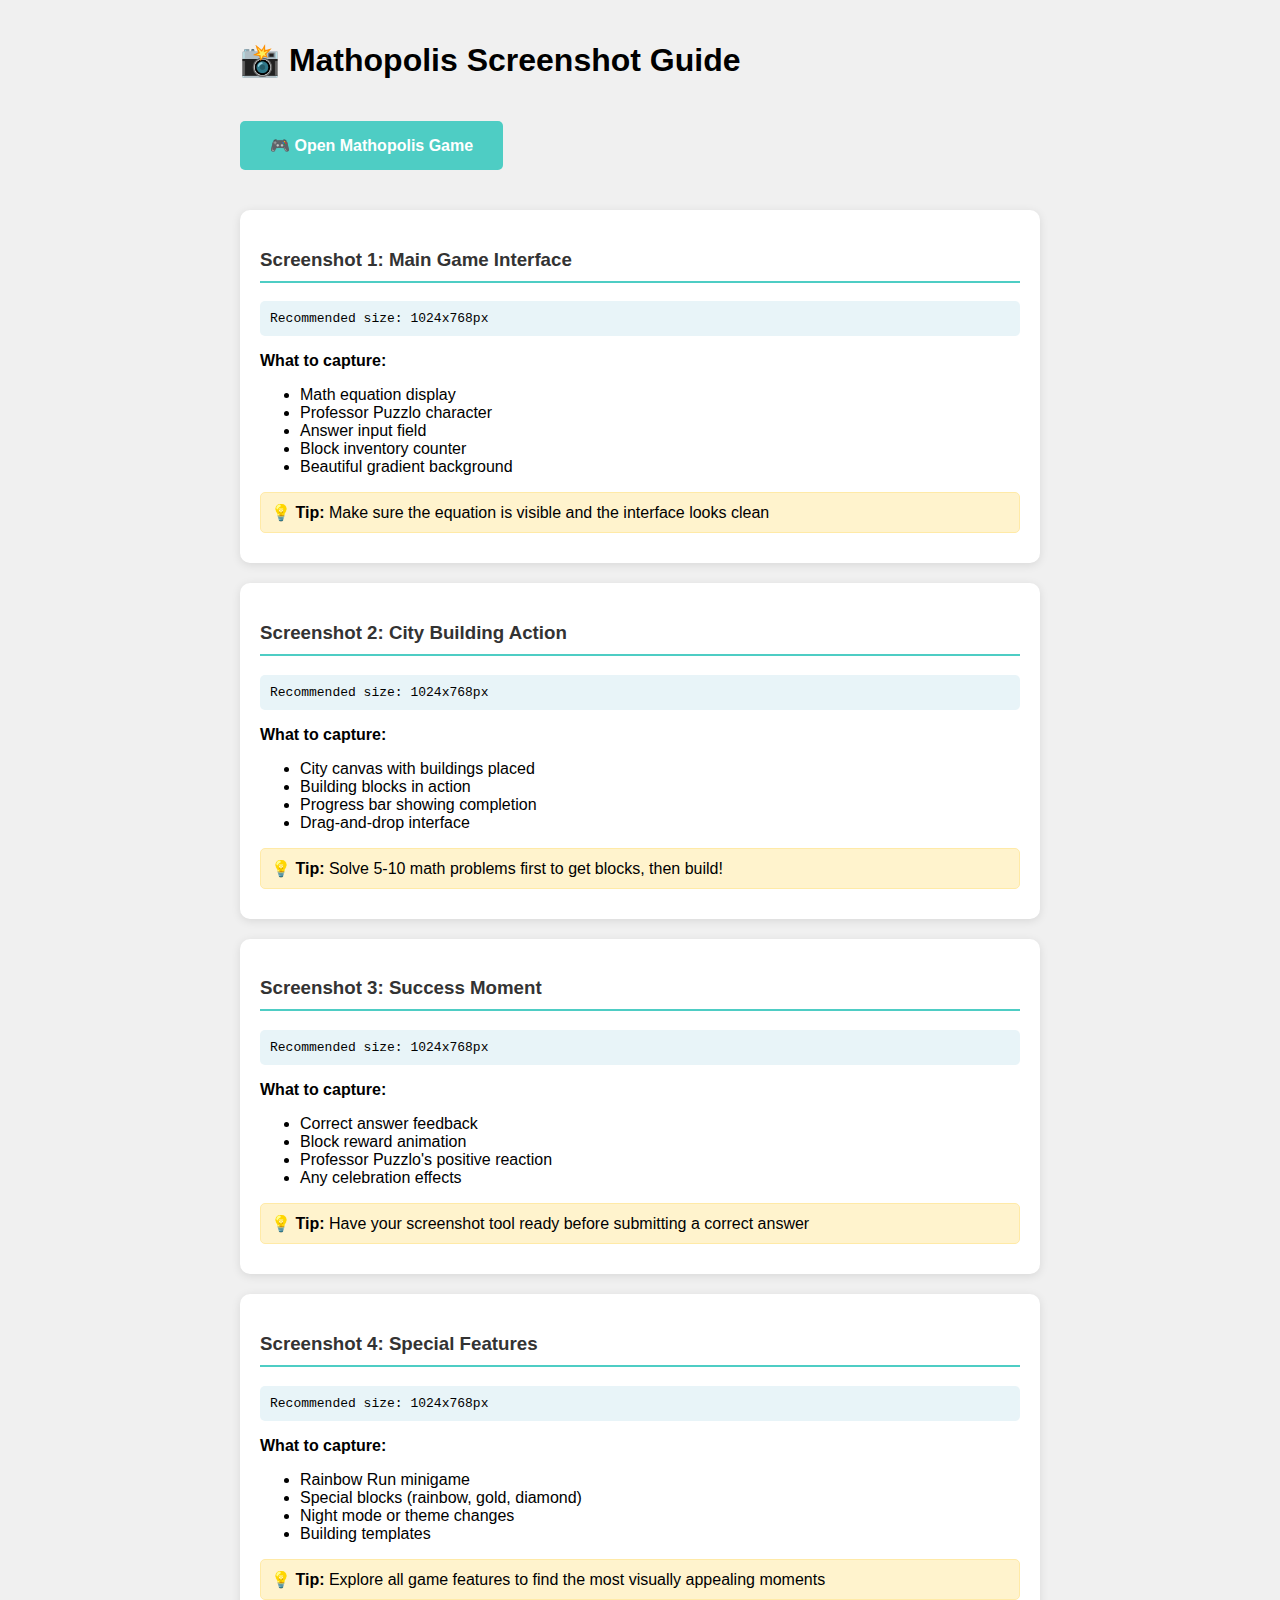
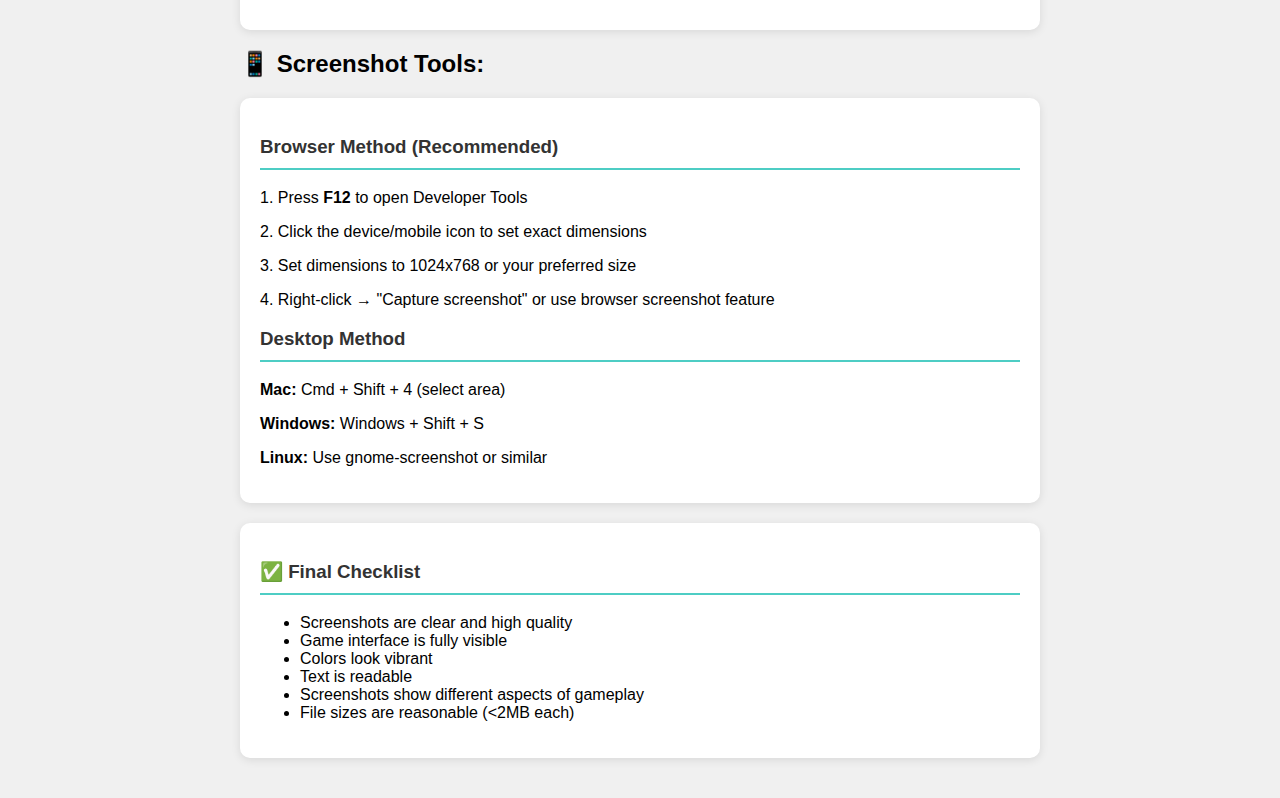
<file: screenshot-helper.html>
<!DOCTYPE html>
<html>
<head>
    <title>Mathopolis Screenshot Helper</title>
    <style>
        body {
            font-family: Arial, sans-serif;
            max-width: 800px;
            margin: 0 auto;
            padding: 20px;
            background: #f0f0f0;
        }
        .screenshot-guide {
            background: white;
            padding: 20px;
            margin: 20px 0;
            border-radius: 10px;
            box-shadow: 0 2px 10px rgba(0,0,0,0.1);
        }
        .screenshot-guide h3 {
            color: #333;
            border-bottom: 2px solid #4ecdc4;
            padding-bottom: 10px;
        }
        .dimensions {
            background: #e8f4f8;
            padding: 10px;
            border-radius: 5px;
            font-family: monospace;
        }
        .tip {
            background: #fff3cd;
            border: 1px solid #ffeaa7;
            padding: 10px;
            border-radius: 5px;
            margin: 10px 0;
        }
        .game-link {
            display: inline-block;
            background: #4ecdc4;
            color: white;
            padding: 15px 30px;
            text-decoration: none;
            border-radius: 5px;
            font-weight: bold;
            margin: 20px 0;
        }
    </style>
</head>
<body>
    <h1>📸 Mathopolis Screenshot Guide</h1>
    
    <a href="index.html" class="game-link" target="_blank">🎮 Open Mathopolis Game</a>
    
    <div class="screenshot-guide">
        <h3>Screenshot 1: Main Game Interface</h3>
        <div class="dimensions">Recommended size: 1024x768px</div>
        <p><strong>What to capture:</strong></p>
        <ul>
            <li>Math equation display</li>
            <li>Professor Puzzlo character</li>
            <li>Answer input field</li>
            <li>Block inventory counter</li>
            <li>Beautiful gradient background</li>
        </ul>
        <div class="tip">💡 <strong>Tip:</strong> Make sure the equation is visible and the interface looks clean</div>
    </div>

    <div class="screenshot-guide">
        <h3>Screenshot 2: City Building Action</h3>
        <div class="dimensions">Recommended size: 1024x768px</div>
        <p><strong>What to capture:</strong></p>
        <ul>
            <li>City canvas with buildings placed</li>
            <li>Building blocks in action</li>
            <li>Progress bar showing completion</li>
            <li>Drag-and-drop interface</li>
        </ul>
        <div class="tip">💡 <strong>Tip:</strong> Solve 5-10 math problems first to get blocks, then build!</div>
    </div>

    <div class="screenshot-guide">
        <h3>Screenshot 3: Success Moment</h3>
        <div class="dimensions">Recommended size: 1024x768px</div>
        <p><strong>What to capture:</strong></p>
        <ul>
            <li>Correct answer feedback</li>
            <li>Block reward animation</li>
            <li>Professor Puzzlo's positive reaction</li>
            <li>Any celebration effects</li>
        </ul>
        <div class="tip">💡 <strong>Tip:</strong> Have your screenshot tool ready before submitting a correct answer</div>
    </div>

    <div class="screenshot-guide">
        <h3>Screenshot 4: Special Features</h3>
        <div class="dimensions">Recommended size: 1024x768px</div>
        <p><strong>What to capture:</strong></p>
        <ul>
            <li>Rainbow Run minigame</li>
            <li>Special blocks (rainbow, gold, diamond)</li>
            <li>Night mode or theme changes</li>
            <li>Building templates</li>
        </ul>
        <div class="tip">💡 <strong>Tip:</strong> Explore all game features to find the most visually appealing moments</div>
    </div>

    <h2>📱 Screenshot Tools:</h2>
    <div class="screenshot-guide">
        <h3>Browser Method (Recommended)</h3>
        <p>1. Press <strong>F12</strong> to open Developer Tools</p>
        <p>2. Click the device/mobile icon to set exact dimensions</p>
        <p>3. Set dimensions to 1024x768 or your preferred size</p>
        <p>4. Right-click → "Capture screenshot" or use browser screenshot feature</p>
        
        <h3>Desktop Method</h3>
        <p><strong>Mac:</strong> Cmd + Shift + 4 (select area)</p>
        <p><strong>Windows:</strong> Windows + Shift + S</p>
        <p><strong>Linux:</strong> Use gnome-screenshot or similar</p>
    </div>

    <div class="screenshot-guide">
        <h3>✅ Final Checklist</h3>
        <ul>
            <li>Screenshots are clear and high quality</li>
            <li>Game interface is fully visible</li>
            <li>Colors look vibrant</li>
            <li>Text is readable</li>
            <li>Screenshots show different aspects of gameplay</li>
            <li>File sizes are reasonable (&lt;2MB each)</li>
        </ul>
    </div>
</body>
</html>
</file>
